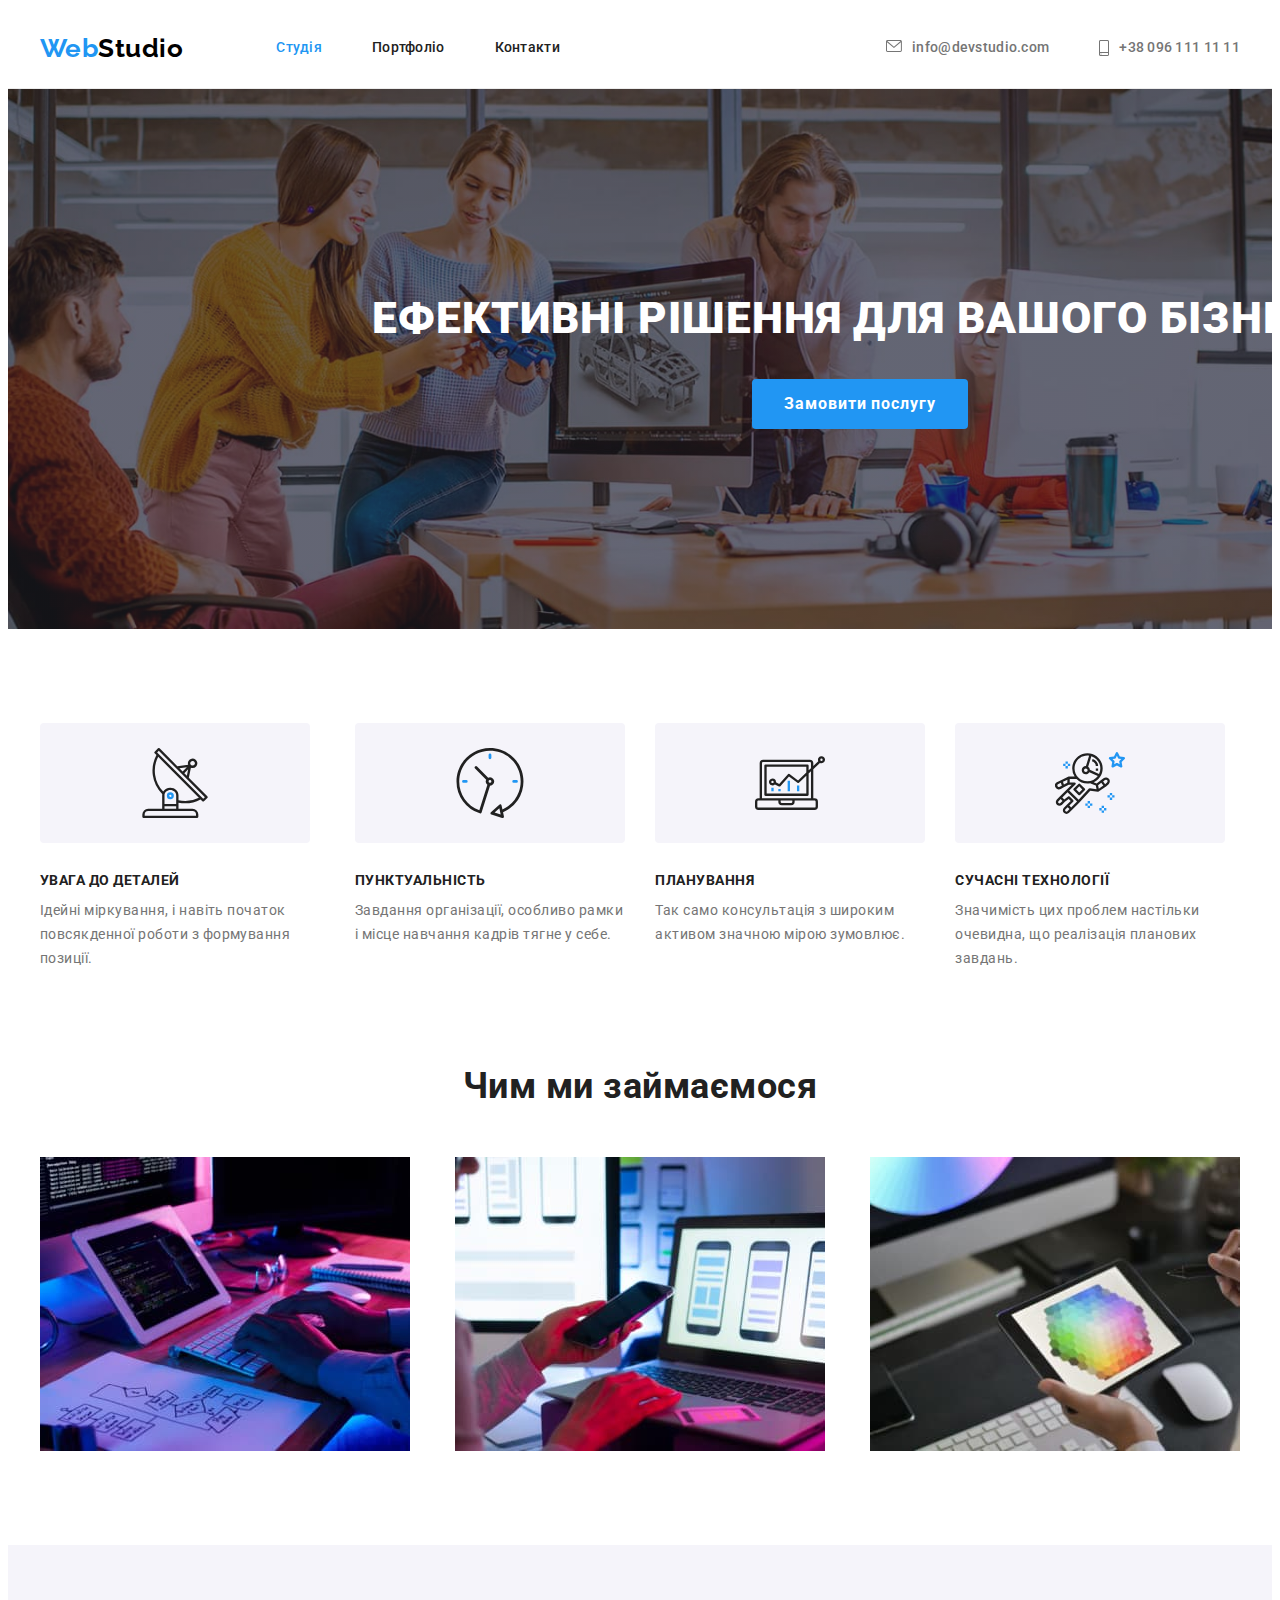
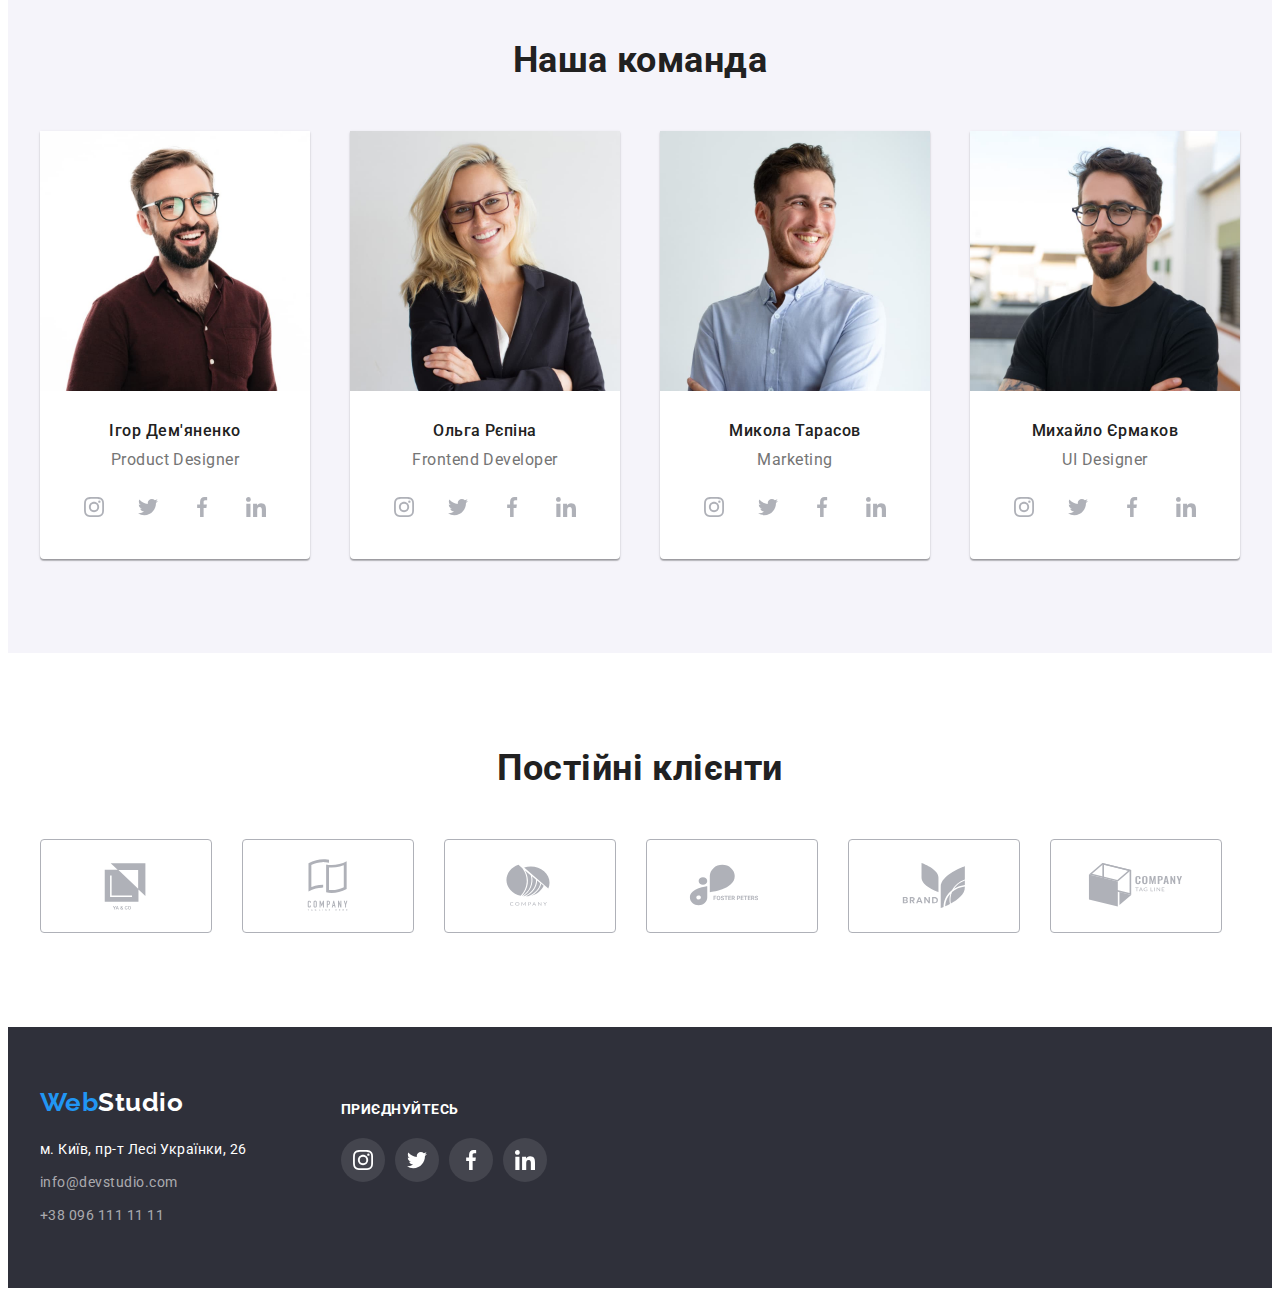
<file: index.html>
<!DOCTYPE html>
<html lang="uk">
  <head>
    <meta charset="UTF-8" />
    <meta http-equiv="X-UA-Compatible" content="IE=edge" />
    <meta name="viewport" content="width=device-width, initial-scale=1.0" />
    <title>Студія</title>

    <link rel="preconnect" href="https://fonts.googleapis.com" />
    <link rel="preconnect" href="https://fonts.gstatic.com" crossorigin />
    <link
      href="https://fonts.googleapis.com/css2?family=Raleway:wght@700&family=Roboto:wght@400;500;700;900&display=swap"
      rel="stylesheet"
    />

    <link
      rel="stylesheet"
      href="https://cdnjs.cloudflare.com/ajax/libs/modern-normalize/1.1.0/modern-normalize.min.css"
      integrity="sha512-wpPYUAdjBVSE4KJnH1VR1HeZfpl1ub8YT/NKx4PuQ5NmX2tKuGu6U/JRp5y+Y8XG2tV+wKQpNHVUX03MfMFn9Q=="
      crossorigin="anonymous"
      referrerpolicy="no-referrer"
    />
    <link rel="stylesheet" href="./css/style.css" />
  </head>
  <body>
    <header class="header-page">
      <div class="container main-nav">
        <a class="logo header-logo link" href="./index.html"
          ><span class="logo-accent">Web</span>Studio</a
        >
        <nav>
          <ul class="site-nav list">
            <li class="item"><a class="link current" href="./index.html">Студія</a></li>
            <li class="item"><a class="link" href="./portfolio.html">Портфоліо</a></li>
            <li class="item"><a class="link" href="#address">Контакти</a></li>
          </ul>
        </nav>

        <ul class="icontact-nav list">
          <li class="item">
            <a class="link contact-mail" href="mailto:info@devstudio.com">
              <svg class="icon-contact icon-mail" width="16" height="12">
                <use href="./images/icons.svg#icon-envelope"></use>
              </svg>

              info@devstudio.com</a
            >
          </li>
          <li class="item">
            <a class="link contact-tel" href="tel:+380961111111">
              <svg class="icon-contact icon-phone" width="10" height="16">
                <use href="./images/icons.svg#icon-smartphone"></use></svg
              >+38 096 111 11 11</a
            >
          </li>
        </ul>
      </div>
    </header>

    <main>
      <!-- Герой -->
      <section class="hero">
        <div class="container hero-content">
          <h1 class="hero-title">Ефективні рішення для вашого бізнесу</h1>
          <button class="button hero-button primary" type="button">Замовити послугу</button>
        </div>
      </section>

      <!-- Особливості -->
      <section class="section benefits">
        <div class="container">
          <h2 class="visually-hidden">Особливості</h2>

          <ul class="card-benefit list">
            <li class="card-benefit-item">
              <div class="wrap-icon-benefits">
                <svg class="icon-benefits">
                  <use href="./images/icons.svg#icon-antenna"></use>
                </svg>
              </div>

              <h3 class="card-benefit-title">УВАГА ДО ДЕТАЛЕЙ</h3>
              <p>Ідейні міркування, і навіть початок повсякденної роботи з формування позиції.</p>
            </li>

            <li class="card-benefit-item icon-clock">
              <div class="wrap-icon-benefits">
                <svg class="icon-benefits">
                  <use href="./images/icons.svg#icon-clock"></use>
                </svg>
              </div>

              <h3 class="card-benefit-title">ПУНКТУАЛЬНІСТЬ</h3>
              <p>Завдання організації, особливо рамки і місце навчання кадрів тягне у себе.</p>
            </li>

            <li class="card-benefit-item icon-diagram">
              <div class="wrap-icon-benefits">
                <svg class="icon-benefits">
                  <use href="./images/icons.svg#icon-diagram"></use>
                </svg>
              </div>

              <h3 class="card-benefit-title">ПЛАНУВАННЯ</h3>
              <p>Так само консультація з широким активом значною мірою зумовлює.</p>
            </li>

            <li class="card-benefit-item icon-astronaut">
              <div class="wrap-icon-benefits">
                <svg class="icon-benefits">
                  <use href="./images/icons.svg#icon-astronaut"></use>
                </svg>
              </div>

              <h3 class="card-benefit-title">СУЧАСНІ ТЕХНОЛОГІЇ</h3>
              <p>Значимість цих проблем настільки очевидна, що реалізація планових завдань.</p>
            </li>
          </ul>
        </div>
      </section>

      <!-- Чим ми займаємося -->
      <section class="section what">
        <div class="container">
          <h2 class="title-section">Чим ми займаємося</h2>
          <ul class="card-what list">
            <li class="card-what-item">
              <img
                src="./images/what-we-do/what-we-do-1.jpg"
                alt="Займаємось кодингом"
                width="370"
              />
            </li>

            <li class="card-what-item">
              <img src="./images/what-we-do/what-we-do-2.jpg" alt="Створюємо макет" width="370" />
            </li>

            <li class="card-what-item">
              <img src="./images/what-we-do/what-we-do-3.jpg" alt="Підбираємо колір" width="370" />
            </li>
          </ul>
        </div>
      </section>

      <!-- Наша команда -->
      <section class="section team">
        <div class="container">
          <h2 class="title-section">Наша команда</h2>
          <ul class="list cards-team">
            <li class="card-team-item">
              <img
                src="./images/our-command/ihor-demyanenko.jpg"
                alt="Ігор Дем'яненко"
                width="270"
              />

              <div class="card-team-caption">
                <h3 class="card-team-title">Ігор Дем'яненко</h3>
                <p lang="en">Product Designer</p>

                <ul class="list cards-socials cards-socials-team">
                  <li class="item socials-item">
                    <a class="link link-socials link-socials-team" href="" aria-label="Instagramm">
                      <svg class="icon-socials">
                        <use href="./images/icons.svg#icon-instagram"></use>
                      </svg>
                    </a>
                  </li>

                  <li class="item socials-item">
                    <a class="link link-socials link-socials-team" href="" aria-label="Twiter">
                      <svg class="icon-socials">
                        <use href="./images/icons.svg#icon-twitter"></use>
                      </svg>
                    </a>
                  </li>

                  <li class="item socials-item">
                    <a class="link link-socials link-socials-team" href="" aria-label="Facebook">
                      <svg class="icon-socials">
                        <use href="./images/icons.svg#icon-facebook"></use>
                      </svg>
                    </a>
                  </li>

                  <li class="item socials-item">
                    <a class="link link-socials link-socials-team" href="" aria-label="Linkedin">
                      <svg class="icon-socials">
                        <use href="./images/icons.svg#icon-linkedin"></use>
                      </svg>
                    </a>
                  </li>
                </ul>
              </div>
            </li>

            <li class="card-team-item">
              <img src="./images/our-command/olga-repina.jpg" alt="Ольга Рєпіна" width="270" />
              <div class="card-team-caption">
                <h3 class="card-team-title">Ольга Рєпіна</h3>
                <p lang="en">Frontend Developer</p>

                <ul class="list cards-socials cards-socials-team">
                  <li class="item socials-item">
                    <a class="link link-socials link-socials-team" href="" aria-label="Instagramm">
                      <svg class="icon-socials">
                        <use href="./images/icons.svg#icon-instagram"></use>
                      </svg>
                    </a>
                  </li>

                  <li class="item socials-item">
                    <a class="link link-socials link-socials-team" href="" aria-label="Twiter">
                      <svg class="icon-socials">
                        <use href="./images/icons.svg#icon-twitter"></use>
                      </svg>
                    </a>
                  </li>

                  <li class="item socials-item">
                    <a class="link link-socials link-socials-team" href="" aria-label="Facebook">
                      <svg class="icon-socials">
                        <use href="./images/icons.svg#icon-facebook"></use>
                      </svg>
                    </a>
                  </li>

                  <li class="item socials-item">
                    <a class="link link-socials link-socials-team" href="" aria-label="Linkedin">
                      <svg class="icon-socials">
                        <use href="./images/icons.svg#icon-linkedin"></use>
                      </svg>
                    </a>
                  </li>
                </ul>
              </div>
            </li>

            <li class="card-team-item">
              <img src="./images/our-command/mykola-tarasov.jpg" alt="Микола Тарасов" width="270" />
              <div class="card-team-caption">
                <h3 class="card-team-title">Микола Тарасов</h3>
                <p lang="en">Marketing</p>

                <ul class="list cards-socials cards-socials-team">
                  <li class="item socials-item">
                    <a class="link link-socials link-socials-team" href="" aria-label="Instagramm">
                      <svg class="icon-socials">
                        <use href="./images/icons.svg#icon-instagram"></use>
                      </svg>
                    </a>
                  </li>

                  <li class="item socials-item">
                    <a class="link link-socials link-socials-team" href="" aria-label="Twiter">
                      <svg class="icon-socials">
                        <use href="./images/icons.svg#icon-twitter"></use>
                      </svg>
                    </a>
                  </li>

                  <li class="item socials-item">
                    <a class="link link-socials link-socials-team" href="" aria-label="Facebook">
                      <svg class="icon-socials">
                        <use href="./images/icons.svg#icon-facebook"></use>
                      </svg>
                    </a>
                  </li>

                  <li class="item socials-item">
                    <a class="link link-socials link-socials-team" href="" aria-label="Linkedin">
                      <svg class="icon-socials">
                        <use href="./images/icons.svg#icon-linkedin"></use>
                      </svg>
                    </a>
                  </li>
                </ul>
              </div>
            </li>

            <li class="card-team-item">
              <img
                src="./images/our-command/mykhailo-yermakov.jpg"
                alt="Михайло Єрмаков"
                width="270"
              />
              <div class="card-team-caption">
                <h3 class="card-team-title">Михайло Єрмаков</h3>
                <p lang="en">UI Designer</p>

                <ul class="list cards-socials cards-socials-team">
                  <li class="item socials-item">
                    <a class="link link-socials link-socials-team" href="" aria-label="Instagramm">
                      <svg class="icon-socials">
                        <use href="./images/icons.svg#icon-instagram"></use>
                      </svg>
                    </a>
                  </li>

                  <li class="item socials-item">
                    <a class="link link-socials link-socials-team" href="" aria-label="Twiter">
                      <svg class="icon-socials">
                        <use href="./images/icons.svg#icon-twitter"></use>
                      </svg>
                    </a>
                  </li>

                  <li class="item socials-item">
                    <a class="link link-socials link-socials-team" href="" aria-label="Facebook">
                      <svg class="icon-socials">
                        <use href="./images/icons.svg#icon-facebook"></use>
                      </svg>
                    </a>
                  </li>

                  <li class="item socials-item">
                    <a class="link link-socials link-socials-team" href="" aria-label="Linkedin">
                      <svg class="icon-socials">
                        <use href="./images/icons.svg#icon-linkedin"></use>
                      </svg>
                    </a>
                  </li>
                </ul>
              </div>
            </li>
          </ul>
        </div>
      </section>

      <!-- Section our clients -->
      <section class="section clients">
        <div class="container">
          <h2 class="title-section">Постійні клієнти</h2>

          <ul class="list cards-client">
            <li class="item card-client-item">
              <a href="" class="link link-company" aria-label="Logo company">
                <svg class="icon-client">
                  <use href="./images/icons.svg#logo-company-1"></use>
                </svg>
              </a>
            </li>

            <li class="item card-client-item">
              <a href="" class="link link-company" aria-label="Logo company"
                ><svg class="icon-client">
                  <use href="./images/icons.svg#logo-company-2"></use></svg
              ></a>
            </li>

            <li class="item card-client-item">
              <a href="" class="link link-company" aria-label="Logo company"
                ><svg class="icon-client">
                  <use href="./images/icons.svg#logo-company-3"></use></svg
              ></a>
            </li>

            <li class="item card-client-item">
              <a href="" class="link link-company" aria-label="Logo company"
                ><svg class="icon-client">
                  <use href="./images/icons.svg#logo-company-4"></use></svg
              ></a>
            </li>

            <li class="item card-client-item">
              <a href="" class="link link-company" aria-label="Logo company"
                ><svg class="icon-client">
                  <use href="./images/icons.svg#logo-company-5"></use></svg
              ></a>
            </li>

            <li class="item card-client-item">
              <a href="" class="link link-company" aria-label="Logo company"
                ><svg class="icon-client">
                  <use href="./images/icons.svg#logo-company-6"></use></svg
              ></a>
            </li>
          </ul>
        </div>
      </section>
    </main>

    <!-- Section Footer -->
    <footer class="footer-page">
      <div class="container container-footer">
        <div class="wrap-address">
          <a class="logo footer-logo link" href="./index.html"
            ><span class="logo-accent">Web</span>Studio</a
          >
          <address id="address">
            <ul class="list address-list">
              <li class="address-item">
                <a
                  class="address address-map link"
                  href="https://goo.gl/maps/1251z9xFFSoEzvaf6"
                  target="_blank"
                  rel="noreferrer noopener, nofollow"
                  >м. Київ, пр-т Лесі Українки, 26</a
                >
              </li>

              <li class="address-item">
                <a class="address link" href="mailto:info@devstudio.com">info@devstudio.com</a>
              </li>

              <li class="address-item">
                <a class="address link" href="tel:+380961111111">+38 096 111 11 11</a>
              </li>
            </ul>
          </address>
        </div>

        <div class="wrap-socials-footer">
          <h3 class="title-section title-section-socials">Приєднуйтесь</h3>

          <ul class="list cards-socials">
            <li class="item socials-item">
              <a class="link link-socials" href="" aria-label="Instagramm">
                <svg class="icon-socials">
                  <use href="./images/icons.svg#icon-instagram"></use>
                </svg>
              </a>
            </li>

            <li class="item socials-item">
              <a class="link link-socials" href="" aria-label="Twiter">
                <svg class="icon-socials">
                  <use href="./images/icons.svg#icon-twitter"></use>
                </svg>
              </a>
            </li>

            <li class="item socials-item">
              <a class="link link-socials" href="" aria-label="Facebook">
                <svg class="icon-socials">
                  <use href="./images/icons.svg#icon-facebook"></use>
                </svg>
              </a>
            </li>

            <li class="item socials-item">
              <a class="link link-socials" href="" aria-label="Linkedin">
                <svg class="icon-socials">
                  <use href="./images/icons.svg#icon-linkedin"></use>
                </svg>
              </a>
            </li>
          </ul>
        </div>
      </div>
    </footer>
  </body>
</html>
</file>
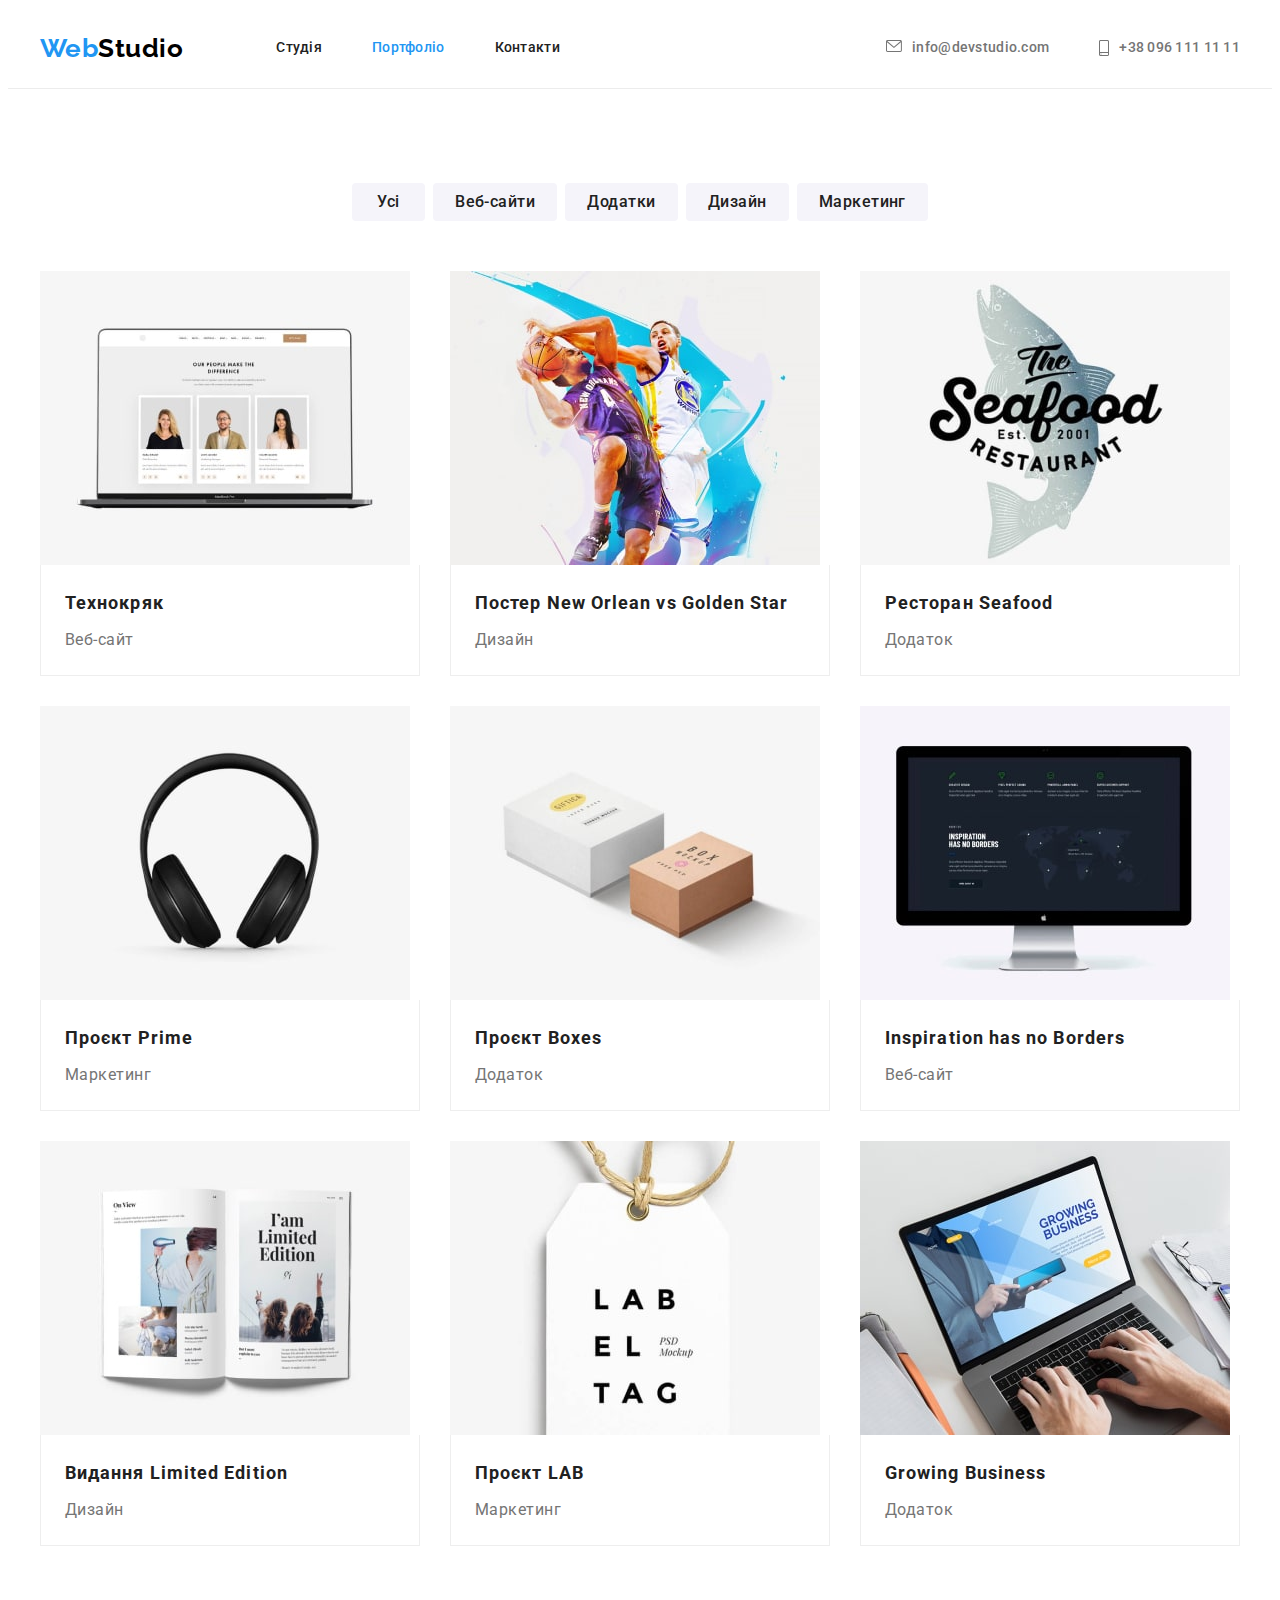
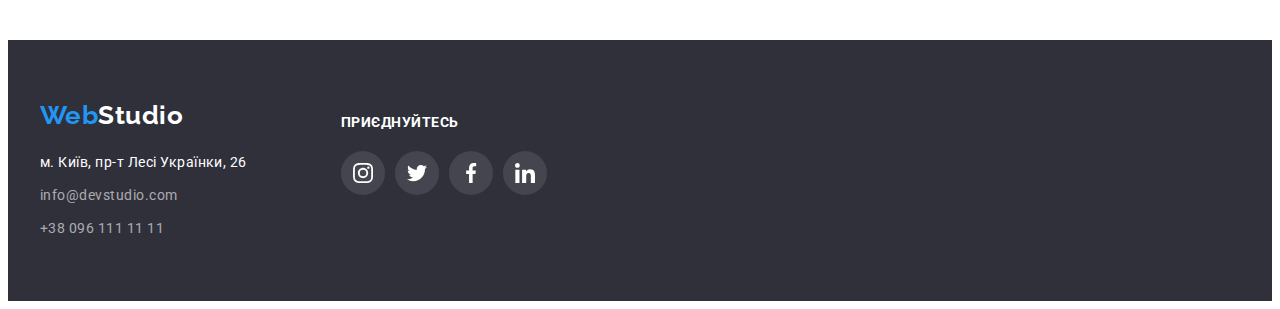
<file: portfolio.html>
<!DOCTYPE html>
<html lang="uk">
  <head>
    <meta charset="UTF-8" />
    <meta http-equiv="X-UA-Compatible" content="IE=edge" />
    <meta name="viewport" content="width=device-width, initial-scale=1.0" />
    <title>Портфоліо</title>

    <link rel="preconnect" href="https://fonts.googleapis.com" />
    <link rel="preconnect" href="https://fonts.gstatic.com" crossorigin />
    <link
      href="https://fonts.googleapis.com/css2?family=Raleway:wght@700&family=Roboto:wght@400;500;700;900&display=swap"
      rel="stylesheet"
    />
    <link
      rel="stylesheet"
      href="https://cdnjs.cloudflare.com/ajax/libs/modern-normalize/1.1.0/modern-normalize.min.css"
      integrity="sha512-wpPYUAdjBVSE4KJnH1VR1HeZfpl1ub8YT/NKx4PuQ5NmX2tKuGu6U/JRp5y+Y8XG2tV+wKQpNHVUX03MfMFn9Q=="
      crossorigin="anonymous"
      referrerpolicy="no-referrer"
    />

    <link rel="stylesheet" href="./css/style.css" />
  </head>

  <body>
    <header class="header-page">
      <div class="container main-nav">
        <a class="logo header-logo link" href="./index.html"
          ><span class="logo-accent">Web</span>Studio</a
        >
        <nav>
          <ul class="site-nav list">
            <li class="item"><a class="link" href="./index.html">Студія</a></li>
            <li class="item"><a class="link current" href="./portfolio.html">Портфоліо</a></li>
            <li class="item"><a class="link" href="#address">Контакти</a></li>
          </ul>
        </nav>

        <ul class="icontact-nav list">
          <li class="item">
            <a class="link contact-mail" href="mailto:info@devstudio.com">
              <svg class="icon-contact icon-mail" width="16" height="12">
                <use href="./images/icons.svg#icon-envelope"></use></svg
              >info@devstudio.com</a
            >
          </li>
          <li class="item">
            <a class="link contact-tel" href="tel:+380961111111">
              <svg class="icon-contact icon-phone" width="10" height="16">
                <use href="./images/icons.svg#icon-smartphone"></use></svg
              >+38 096 111 11 11</a
            >
          </li>
        </ul>
      </div>
    </header>

    <!-- Portfolio section  -->
    <main>
      <section class="section">
        <div class="container">
          <h2 class="visually-hidden">Портфоліо</h2>
          <ul class="list portfolio-filter">
            <li class="btn-filter-item">
              <button class="button filter" type="button">Усі</button>
            </li>
            <li class="btn-filter-item">
              <button class="button filter" type="button">Веб-сайти</button>
            </li>
            <li class="btn-filter-item">
              <button class="button filter" type="button">Додатки</button>
            </li>
            <li class="btn-filter-item">
              <button class="button filter" type="button">Дизайн</button>
            </li>
            <li class="btn-filter-item">
              <button class="button filter" type="button">Маркетинг</button>
            </li>
          </ul>

          <ul class="portfolio-card list">
            <li class="portfolio-card-item">
              <a class="link link-porfolio" href="">
                <img src="./images/portfolio/portfolio-laptop.jpg" alt="Ноутбук" width="370" />
                <div class="portfolio-card-content">
                  <h3 class="portfolio-card-title">Технокряк</h3>
                  <p>Веб-сайт</p>
                </div></a
              >
            </li>

            <li class="portfolio-card-item">
              <a class="link link-porfolio" href="">
                <img
                  src="./images/portfolio/portfolio-poster-basket.jpg"
                  alt="Баскетболісти"
                  width="370"
                />
                <div class="portfolio-card-content">
                  <h3 class="portfolio-card-title">Постер New Orlean vs Golden Star</h3>
                  <p>Дизайн</p>
                </div></a
              >
            </li>

            <li class="portfolio-card-item">
              <a class="link link-porfolio" href="">
                <img
                  src="./images/portfolio/portfolio-restaurant.jpg"
                  alt="Ресторан Seafood"
                  width="370"
                />
                <div class="portfolio-card-content">
                  <h3 class="portfolio-card-title">Ресторан Seafood</h3>
                  <p>Додаток</p>
                </div></a
              >
            </li>

            <li class="portfolio-card-item">
              <a class="link link-porfolio" href="">
                <img src="./images/portfolio/portfolio-prime.jpg" alt="Навушники" width="370" />
                <div class="portfolio-card-content">
                  <h3 class="portfolio-card-title">Проєкт Prime</h3>
                  <p>Маркетинг</p>
                </div></a
              >
            </li>

            <li class="portfolio-card-item">
              <a class="link link-porfolio" href="">
                <img src="./images/portfolio/portfolio-boxes.jpg" alt="Дві коробки" width="370" />
                <div class="portfolio-card-content">
                  <h3 class="portfolio-card-title">Проєкт Boxes</h3>
                  <p>Додаток</p>
                </div></a
              >
            </li>

            <li class="portfolio-card-item">
              <a class="link link-porfolio" href="">
                <img
                  src="./images/portfolio/portfolio-inspiration.jpg"
                  alt="Моноблок iMac"
                  width="370"
                />
                <div class="portfolio-card-content">
                  <h3 class="portfolio-card-title">Inspiration has no Borders</h3>
                  <p>Веб-сайт</p>
                </div></a
              >
            </li>

            <li class="portfolio-card-item">
              <a class="link link-porfolio" href="">
                <img
                  src="./images/portfolio/portfolio-limited-edition.jpg"
                  alt="Розгорнута книга"
                  width="370"
                />
                <div class="portfolio-card-content">
                  <h3 class="portfolio-card-title">Видання Limited Edition</h3>
                  <p>Дизайн</p>
                </div></a
              >
            </li>

            <li class="portfolio-card-item">
              <a class="link link-porfolio" href="">
                <img src="./images/portfolio/portfolio-lab.jpg" alt="Бірка" width="370" />
                <div class="portfolio-card-content">
                  <h3 class="portfolio-card-title">Проєкт LAB</h3>
                  <p>Маркетинг</p>
                </div></a
              >
            </li>

            <li class="portfolio-card-item">
              <a class="link link-porfolio" href="">
                <img src="./images/portfolio/portfolio-growing.jpg" alt="Ноутбук" width="370" />
                <div class="portfolio-card-content">
                  <h3 class="portfolio-card-title">Growing Business</h3>
                  <p>Додаток</p>
                </div></a
              >
            </li>
          </ul>
        </div>
      </section>
    </main>

    <!-- Section Footer -->
    <footer class="footer-page">
      <div class="container container-footer">
        <div class="wrap-address">
          <a class="logo footer-logo link" href="./index.html"
            ><span class="logo-accent">Web</span>Studio</a
          >
          <address id="address">
            <ul class="list address-list">
              <li class="address-item">
                <a
                  class="address address-map link"
                  href="https://goo.gl/maps/1251z9xFFSoEzvaf6"
                  target="_blank"
                  rel="noreferrer noopener, nofollow"
                  >м. Київ, пр-т Лесі Українки, 26</a
                >
              </li>

              <li class="address-item">
                <a class="address link" href="mailto:info@devstudio.com">info@devstudio.com</a>
              </li>

              <li class="address-item">
                <a class="address link" href="tel:+380961111111">+38 096 111 11 11</a>
              </li>
            </ul>
          </address>
        </div>

        <div class="wrap-socials-footer">
          <h3 class="title-section title-section-socials">Приєднуйтесь</h3>

          <ul class="list cards-socials">
            <li class="item socials-item">
              <a class="link link-socials" href="" aria-label="Instagramm">
                <svg class="icon-socials">
                  <use href="./images/icons.svg#icon-instagram"></use>
                </svg>
              </a>
            </li>

            <li class="item socials-item">
              <a class="link link-socials" href="" aria-label="Twiter">
                <svg class="icon-socials">
                  <use href="./images/icons.svg#icon-twitter"></use>
                </svg>
              </a>
            </li>

            <li class="item socials-item">
              <a class="link link-socials" href="" aria-label="Facebook">
                <svg class="icon-socials">
                  <use href="./images/icons.svg#icon-facebook"></use>
                </svg>
              </a>
            </li>

            <li class="item socials-item">
              <a class="link link-socials" href="" aria-label="Linkedin">
                <svg class="icon-socials">
                  <use href="./images/icons.svg#icon-linkedin"></use>
                </svg>
              </a>
            </li>
          </ul>
        </div>
      </div>
    </footer>
  </body>
</html>
</file>
<file: css/style.css>
:root {
  --primary-text-color: #757575;
  --title-text-color: #212121;
  --accent-color: #2196f3;

  --logo-header-color: #000000;

  --primary-white-color: #ffffff;

  --primary-color-icon: #afb1b8;

  --footer-text-color: rgb(255 255 255 / 0.6);

  --primary-color-background: #ffffff;
  --second-color-background: #f5f4fa;
  --dark-color-background: #2f303a;

  --border-header-color: #ececec;

  --border-portfolio-border: #eeeeee;

  --items: 3;
  --indent: 30px;

  --padding-container: 15px;
  --padding-section: 94px;
  --width-container: 1200px;

  --border-radius: 4px;

  --hero-background-gradient: linear-gradient(rgba(47, 48, 58, 0.4), rgba(47, 48, 58, 0.4));

  --hero-background-image: url(../images/hero-background.jpg);

  --shadow-card-team: 0px 1px 3px rgba(0, 0, 0, 0.12), 0px 1px 1px rgba(0, 0, 0, 0.14),
    0px 2px 1px rgba(0, 0, 0, 0.2);
  --shadow-portfolio-card: 0px 1px 1px rgba(0, 0, 0, 0.12), 0px 4px 4px rgba(0, 0, 0, 0.06),
    1px 4px 6px rgba(0, 0, 0, 0.16);
  --shadow-btn-filter: 0px 3px 1px rgba(0, 0, 0, 0.1), 0px 1px 2px rgba(0, 0, 0, 0.08),
    0px 2px 2px rgba(0, 0, 0, 0.12);
}

/**
  |============================
  |Global parametrs 
  |============================
*/
body {
  font-family: roboto, sans-serif;
  letter-spacing: 0.03em;

  color: var(--primary-text-color);
}

h1,
h2,
h3,
h4,
h4,
h5,
h6,
p {
  margin-top: 0;
  margin-bottom: 0;
}

/* * {
  outline: 1px solid red;
} */

img {
  display: block;
  max-width: 100%;
}

.list {
  padding: 0;
  margin: 0;

  list-style: none;
}

.link {
  text-decoration: none;
}

.container {
  padding-left: var(--padding-container);
  padding-right: var(--padding-container);

  margin-left: auto;
  margin-right: auto;

  width: var(--width-container);
}

.section {
  padding-top: var(--padding-section);
  padding-bottom: var(--padding-section);
}

.visually-hidden {
  position: absolute;
  white-space: nowrap;
  width: 1px;
  height: 1px;
  overflow: hidden;
  border: 0;
  padding: 0;
  clip: rect(0 0 0 0);
  clip-path: inset(50%);
  margin: -1px;
}

/**
  |============================
  |Logo 
  |============================
*/
.logo {
  font-family: raleway, sans-serif;
  font-weight: 700;
  font-size: 26px;
  line-height: 1.19;
}

.header-logo {
  color: var(--logo-header-color);
  margin-right: 93px;
}

.footer-logo {
  margin-bottom: 20px;
  display: inline-block;

  color: var(--primary-white-color);
}

.logo-accent {
  color: var(--accent-color);
}

/**
  |============================
  | Logo socials
  |============================
*/

.cards-socials {
  display: inline-flex;
}

.link-socials {
  display: inline-flex;
  justify-content: center;
  align-items: center;

  color: var(--primary-white-color);
  background-color: rgba(255, 255, 255, 0.1);

  width: 44px;
  height: 44px;
  border-radius: 50%;
}

.link-socials:hover,
.link-socials:focus {
  background-color: var(--accent-color);
}

.socials-item + .socials-item {
  margin-left: 10px;
}

.icon-socials {
  fill: currentColor;
  width: 20px;
  height: 20px;
}

/**
  |============================
  |Button 
  |============================
*/
.button {
  min-width: 73px;
  padding: 6px 22px;

  color: var(--title-text-color);

  font-weight: 500;
  font-size: 16px;
  line-height: 1.62;
  text-align: center;

  font-family: inherit;
  letter-spacing: inherit;

  background-color: var(--second-color-background);
  cursor: pointer;

  border: none;
  border-radius: var(--border-radius);
}

.button.primary {
  color: var(--primary-white-color);
  background-color: var(--accent-color);
}

/**
  |============================
  |Section Header 
  |============================
*/
.header-page {
  background-color: var(--primary-white-color);
  border-bottom: 1px solid var(--border-header-color);
}

.main-nav {
  display: flex;
  align-items: center;
}

/**
  |============================
  |Site nav 
  |============================
*/
.site-nav,
.icontact-nav {
  display: flex;

  font-weight: 500;
  font-size: 14px;
  line-height: 1.14;
  letter-spacing: 0.02em;
}

.icontact-nav {
  margin-left: auto;
}

.site-nav .item + .item,
.icontact-nav .item + .item {
  margin-left: 50px;
}

.site-nav .link {
  display: block;
  padding-top: 32px;
  padding-bottom: 32px;

  color: var(--title-text-color);
}

.site-nav .link.current {
  color: var(--accent-color);
}

.site-nav .link:hover,
.site-nav .link:focus,
.icontact-nav .link:hover,
.icontact-nav .link:focus {
  color: var(--accent-color);
}

.icontact-nav .link {
  display: inline-flex;
  padding-top: 32px;
  padding-bottom: 32px;

  color: inherit;
}

.icon-contact {
  margin-right: 10px;
  fill: currentColor;
}

/**
  |============================
  |Hero section 
  |============================
*/
.hero {
  text-align: center;
  letter-spacing: 0.06em;

  background-color: var(--dark-color-background);
  background-image: var(--hero-background-gradient), var(--hero-background-image);

  background-repeat: no-repeat;
  background-position: center;
  background-size: cover;
  margin: 0 auto;
  max-width: 1600px;
}

.hero-content {
  display: inline-block;
  padding: 200px 252px;
}

.hero-title {
  margin-top: 0;
  margin-bottom: var(--indent);

  color: var(--primary-white-color);
  font-weight: 900;
  font-size: 44px;
  line-height: 1.36;
  text-transform: uppercase;
}

.hero-button {
  padding: 10px 32px;

  font-weight: 700;
  font-size: 16px;
  line-height: 1.88;
}

/**
  |============================
  | Title section
  |============================
*/

.title-section {
  margin-bottom: 50px;

  color: var(--title-text-color);
  font-weight: 700;
  font-size: 36px;
  line-height: 1.17;
  text-align: center;
}

/**
  |============================
  | Benefits section
  |============================
*/
.benefits {
  padding-bottom: 47px;
}

.card-benefit {
  display: flex;

  font-size: 14px;
  line-height: 1.71;
}

.card-benefit-item + .card-benefit-item {
  margin-left: var(--indent);
}

.wrap-icon-benefits {
  display: inline-flex;
  justify-content: center;
  align-items: center;

  margin-bottom: var(--indent);

  width: 270px;
  height: 120px;
  border-radius: var(--border-radius);
  background-color: var(--second-color-background);
}

.icon-benefits {
  width: 70px;
  height: 70px;
}

.card-benefit-title {
  margin-bottom: 10px;
  color: var(--title-text-color);
  font-weight: 700;
  font-size: 14px;
  line-height: 1.14;
  text-transform: uppercase;
}

/**
  |============================
  |Section What to do 
  |============================
*/
.what {
  padding-top: 47px;
}

.card-what {
  display: flex;
  justify-content: space-between;
}

/* Здається це зайве. Попередній пункт все виставив вірно */
/* .card-what-item + .card-what-item {
  margin-left: var(--indent);
} */

/**
  |============================
  |Team  section 
  |============================
*/
.team {
  font-size: 16px;
  line-height: 1.19;
  background-color: var(--second-color-background);
}

.cards-team {
  display: flex;
  justify-content: space-between;
}

.card-team-title {
  margin-bottom: 10px;
  color: var(--title-text-color);
  /* font-size - не наслідує з попереднього. Чомусь перекриває h3 таблиці стлів користувача */
  font-size: 16px;
  line-height: 1.19;
  font-weight: 500;
}

.card-team-item {
  background-color: var(--primary-color-background);
  border-bottom-right-radius: var(--border-radius);
  border-bottom-left-radius: var(--border-radius);
  box-shadow: var(--shadow-card-team);
}

.card-team-caption {
  padding: var(--indent) 10px;
  text-align: center;
}

.cards-socials-team {
  margin-top: 16px;
  width: 206px;
}

.link-socials-team {
  color: var(--primary-color-icon);
}

.link-socials-team:hover,
.link-socials-team:focus {
  color: var(--primary-white-color);
}

/**
  |============================
  |Section our clients 
  |============================
*/
.cards-client {
  display: flex;
}

.card-client-item + .card-client-item {
  margin-left: var(--indent);
}

.link-company {
  display: inline-flex;
  justify-content: center;
  align-items: center;

  color: var(--primary-color-icon);

  /* padding: 10px 10px; */

  width: 170px;
  height: 92px;
  border: 1px solid var(--primary-color-icon);

  border-radius: var(--border-radius);
}

.link-company:hover,
.link-company:focus {
  color: var(--accent-color);
  border-color: var(--accent-color);
}

.icon-client {
  fill: currentColor;
  width: 106px;
  height: 60px;
}

/**
  |============================
  |Portfolio section 
  |============================
*/
.portfolio-filter {
  display: flex;
  justify-content: center;

  margin-bottom: 50px;
}

.btn-filter-item + .btn-filter-item {
  margin-left: 8px;
}

.button.filter:hover,
.button.filter:focus {
  color: var(--primary-white-color);
  background-color: var(--accent-color);
  box-shadow: var(--shadow-btn-filter);
}

.portfolio-card {
  display: flex;
  flex-wrap: wrap;

  gap: var(--indent);

  font-size: 16px;
  line-height: 1.88;
}

.portfolio-card-item {
  flex-basis: calc((100% - (var(--items) - 1) * var(--indent)) / var(--items));
}

.link-porfolio {
  display: block;
}

.link-porfolio:hover,
.link-porfolio:focus {
  box-shadow: var(--shadow-portfolio-card);
}

.portfolio-card-title {
  color: var(--title-text-color);
  font-weight: 700;
  font-size: 18px;
  line-height: 2;
  letter-spacing: 0.06em;

  margin-bottom: 4px;
}

.portfolio-card .link:visited {
  color: inherit;
}

.portfolio-card-content {
  padding: 20px 24px;
  margin: 0;

  border-left: 1px solid var(--border-portfolio-border);
  border-right: 1px solid var(--border-portfolio-border);
  border-bottom: 1px solid var(--border-portfolio-border);
}

/**
  |============================
  |Sectiuon Footer 
  |============================
*/
.container-footer {
  display: flex;
}

.footer-page {
  padding-top: 60px;
  padding-bottom: 60px;

  background-color: var(--dark-color-background);
  margin: 0 auto;
}

.wrap-address {
  width: 231px;
}
.address {
  color: var(--footer-text-color);
  font-size: 14px;
  line-height: 1.71;
  font-style: normal;
}

.address-map {
  color: var(--primary-white-color);
}

.address-item + .address-item {
  margin-top: 9px;
}

.address:hover,
.address:focus {
  color: var(--accent-color);
}

/**
  |============================
  | Footer - socials
  |============================
*/
.wrap-socials-footer {
  width: 206px;
  padding-top: 15px;
  margin-left: 70px;
}

.title-section-socials {
  margin-bottom: 20px;

  font-weight: 700;
  font-size: 14px;
  line-height: 1.14;
  text-transform: uppercase;
  text-align: left;

  color: var(--primary-white-color);
}
</file>
